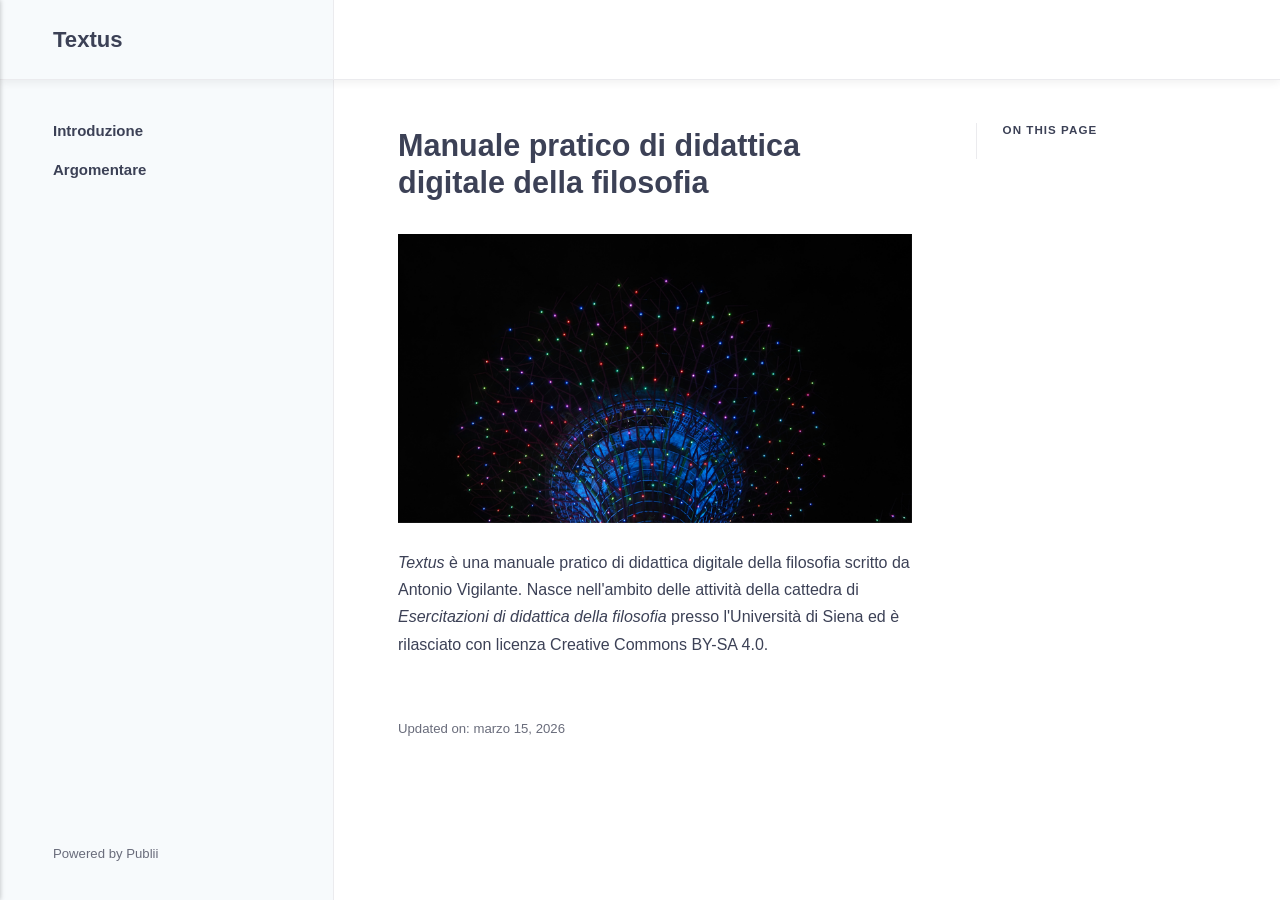
<file: index.html>
<!DOCTYPE html><html lang="it"><head><meta charset="utf-8"><meta http-equiv="X-UA-Compatible" content="IE=edge"><meta name="viewport" content="width=device-width,initial-scale=1"><title>Textus</title><meta name="generator" content="Publii Open-Source CMS for Static Site"><link rel="canonical" href="https://antonio-vigilante.github.io/textus/"><link rel="alternate" type="application/atom+xml" href="https://antonio-vigilante.github.io/textus/feed.xml" title="Textus - RSS"><link rel="alternate" type="application/json" href="https://antonio-vigilante.github.io/textus/feed.json" title="Textus - JSON"><meta property="og:title" content="Textus"><meta property="og:site_name" content="Textus"><meta property="og:description" content=""><meta property="og:url" content="https://antonio-vigilante.github.io/textus/"><meta property="og:type" content="website"><link rel="stylesheet" href="https://antonio-vigilante.github.io/textus/assets/css/style.css?v=32e7e2cd526656423cc8a153b9f1fbd8"><link rel="stylesheet" href="https://antonio-vigilante.github.io/textus/assets/css/prism-dark.css?v=4cc85e12ca94c0614c9359a37eb69a0c"><script type="application/ld+json">{"@context":"http://schema.org","@type":"Organization","name":"Textus","url":"https://antonio-vigilante.github.io/textus/"}</script><noscript><style>img[loading] {
                    opacity: 1;
                }</style></noscript></head><body><header class="top"><div class="top__logo"><a class="logo" href="https://antonio-vigilante.github.io/textus/">Textus</a></div><div class="top__search search"><div class="search__overlay js-search-overlay"><div class="search__overlay-inner"><svg class="search__icon" role="presentation" height="17" width="17"><use xlink:href="https://antonio-vigilante.github.io/textus/assets/svg/svg-map.svg#search"/></svg> <button class="search__close js-search-close" aria-label="Close">Close</button></div></div><button class="search__trigger js-search-btn" aria-label="Search"><span>Search</span> <svg role="presentation" focusable="false" height="17" width="17"><use xlink:href="https://antonio-vigilante.github.io/textus/assets/svg/svg-map.svg#search"/></svg></button></div><button class="navbar__toggle" aria-label="Menu" aria-haspopup="true" aria-expanded="false"><span class="navbar__toggle-box"><span class="navbar__toggle-inner">Menu</span></span></button></header><main class="main"><div class="main__left"><div class="main__left-inner"><div class="main__left-content"><article class="post post--on-frontpage"><header><h1 class="post__title">Manuale pratico di didattica digitale della filosofia</h1></header><div class="post__entry"><figure class="post__image"><img loading="lazy" src="https://antonio-vigilante.github.io/textus/media/posts/3/textus-2.png" alt="" width="9036" height="5083" sizes="(max-width: 768px) 100vw, 768px" srcset="https://antonio-vigilante.github.io/textus/media/posts/3/responsive/textus-2-xs.png 300w, https://antonio-vigilante.github.io/textus/media/posts/3/responsive/textus-2-sm.png 480w, https://antonio-vigilante.github.io/textus/media/posts/3/responsive/textus-2-md.png 768w"></figure><p><em>Textus</em> è una manuale pratico di didattica digitale della filosofia scritto da Antonio Vigilante. Nasce nell'ambito delle attività della cattedra di <em>Esercitazioni di didattica della filosofia</em> presso l'Università di Siena ed è rilasciato con licenza Creative Commons BY-SA 4.0.</p></div><footer><div class="post__footer-top"><div class="post__meta"><span>Updated on: <time datetime="2026-03-15T19:16">marzo 15, 2026</time></span></div><div class="post__share"><button class="post__share-button js-post__share-button" aria-label="Share"><svg><use xlink:href="https://antonio-vigilante.github.io/textus/assets/svg/svg-map.svg#share"></use></svg></button><div class="post__share-popup js-post__share-popup"></div></div></div></footer></article></div><aside class="main__left-aside"><div class="main__left-aside__inner"><h3>On this page</h3><nav class="aside-toc" id="aside-toc"></nav></div></aside></div></div><div class="main__right"><div class="main__right-inner"><nav class="navbar"><ul class="navbar__menu"><li><a href="https://antonio-vigilante.github.io/textus/introduzione.html" target="_self">Introduzione</a></li><li><span class="is-separator">Argomentare</span></li></ul></nav><div class="footer main__right-footer"><div class="footer__copy">Powered by Publii</div></div></div></div></main><footer class="footer"><div class="footer__wrap"><div class="footer__inner"><div class="footer__copy">Powered by Publii</div></div></div></footer><div class="newsletter-popup" data-show-on-scroll="800px" data-show-after-time="5000ms"><button class="btn white newsletter-popup__close">&times;</button><h3>Subscribe</h3><p>Get the latest news, updates and more delivered directly to your email inbox</p><form>...</form></div><script>window.publiiThemeMenuConfig = {    
        mobileMenuMode: 'sidebar',        
        submenuWidth: 300,        
        mobileMenuExpandableSubmenus: true,
        isHoverMenu: false,
        ariaButtonAttribute: 'aria-expanded',
   };</script><script src="https://antonio-vigilante.github.io/textus/assets/js/html-contents.min.js?v=169077c370ab8ca62b029845f80f7fd5" defer="defer"></script><script>document.addEventListener("DOMContentLoaded", function(event) {
                  htmlContents('#aside-toc', {
                     area: '.post__entry',
                     top: 2,
                     bottom: 3,
                     listType: 'o',
                     filter: function(arr) {
                        return !arr.matches('.noOutline')
                     },
                     addIds: true,
                     addLinks: true
                  });

                  setTimeout(function() {
                     handleActiveClass('#aside-toc');
                  }, 0);
            })</script><script defer="defer" src="https://antonio-vigilante.github.io/textus/assets/js/scripts.min.js?v=2633843d0ec7bc1192485f15a75eb96d"></script><script>var images = document.querySelectorAll('img[loading]');

        for (var i = 0; i < images.length; i++) {
            if (images[i].complete) {
                images[i].classList.add('is-loaded');
            } else {
                images[i].addEventListener('load', function () {
                    this.classList.add('is-loaded');
                }, false);
            }
        }</script><script defer="defer" src="https://antonio-vigilante.github.io/textus/assets/js/prism.js?v=da467e98f91ee9475ec150dd0ff1c74e"></script><script defer="defer" src="https://antonio-vigilante.github.io/textus/assets/js/prism-line-numbers.min.js?v=13275d3ac10d7028cf6a6f5da276f68c"></script><script defer="defer" src="https://antonio-vigilante.github.io/textus/assets/js/clipboard.min.js?v=15f52a1ee547f2bdd46e56747332ca2d"></script><script defer="defer" src="https://antonio-vigilante.github.io/textus/assets/js/prism-copy-to-clipboard.min.js?v=57b50bd6f44169b9bab177133c984653"></script></body></html>
</file>
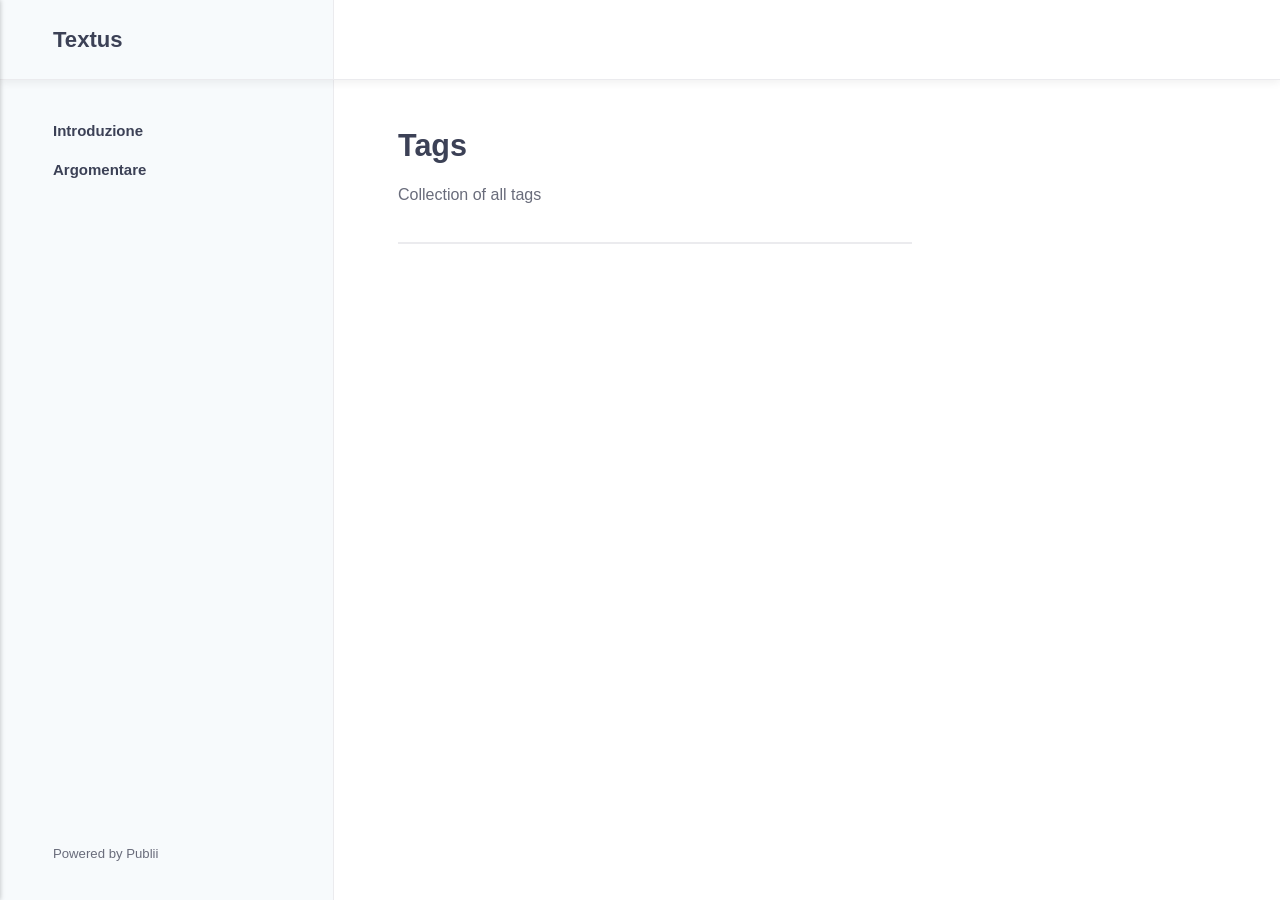
<file: tags/index.html>
<!DOCTYPE html><html lang="it"><head><meta charset="utf-8"><meta http-equiv="X-UA-Compatible" content="IE=edge"><meta name="viewport" content="width=device-width,initial-scale=1"><title>All tags - Textus</title><meta name="robots" content="noindex, follow"><meta name="generator" content="Publii Open-Source CMS for Static Site"><link rel="alternate" type="application/atom+xml" href="https://antonio-vigilante.github.io/textus/feed.xml" title="Textus - RSS"><link rel="alternate" type="application/json" href="https://antonio-vigilante.github.io/textus/feed.json" title="Textus - JSON"><meta property="og:title" content="Textus"><meta property="og:site_name" content="Textus"><meta property="og:description" content=""><meta property="og:url" content="https://antonio-vigilante.github.io/textus/tags/"><meta property="og:type" content="website"><link rel="stylesheet" href="https://antonio-vigilante.github.io/textus/assets/css/style.css?v=32e7e2cd526656423cc8a153b9f1fbd8"><link rel="stylesheet" href="https://antonio-vigilante.github.io/textus/assets/css/prism-dark.css?v=4cc85e12ca94c0614c9359a37eb69a0c"><script type="application/ld+json">{"@context":"http://schema.org","@type":"Organization","name":"Textus","url":"https://antonio-vigilante.github.io/textus/"}</script><noscript><style>img[loading] {
                    opacity: 1;
                }</style></noscript></head><body><header class="top"><div class="top__logo"><a class="logo" href="https://antonio-vigilante.github.io/textus/">Textus</a></div><div class="top__search search"><div class="search__overlay js-search-overlay"><div class="search__overlay-inner"><svg class="search__icon" role="presentation" height="17" width="17"><use xlink:href="https://antonio-vigilante.github.io/textus/assets/svg/svg-map.svg#search"/></svg> <button class="search__close js-search-close" aria-label="Close">Close</button></div></div><button class="search__trigger js-search-btn" aria-label="Search"><span>Search</span> <svg role="presentation" focusable="false" height="17" width="17"><use xlink:href="https://antonio-vigilante.github.io/textus/assets/svg/svg-map.svg#search"/></svg></button></div><button class="navbar__toggle" aria-label="Menu" aria-haspopup="true" aria-expanded="false"><span class="navbar__toggle-box"><span class="navbar__toggle-inner">Menu</span></span></button></header><main class="main page page--tags"><div class="main__left"><div class="main__left-inner"><div class="main__left-content"><article><header class="page__header"><h1 class="page__title">Tags</h1><p class="page__desc">Collection of all tags</p></header><ul class="list"></ul></article></div></div></div><div class="main__right"><div class="main__right-inner"><nav class="navbar"><ul class="navbar__menu"><li><a href="https://antonio-vigilante.github.io/textus/introduzione.html" target="_self">Introduzione</a></li><li><span class="is-separator">Argomentare</span></li></ul></nav><div class="footer main__right-footer"><div class="footer__copy">Powered by Publii</div></div></div></div></main><footer class="footer"><div class="footer__wrap"><div class="footer__inner"><div class="footer__copy">Powered by Publii</div></div></div></footer><div class="newsletter-popup" data-show-on-scroll="800px" data-show-after-time="5000ms"><button class="btn white newsletter-popup__close">&times;</button><h3>Subscribe</h3><p>Get the latest news, updates and more delivered directly to your email inbox</p><form>...</form></div><script>window.publiiThemeMenuConfig = {    
        mobileMenuMode: 'sidebar',        
        submenuWidth: 300,        
        mobileMenuExpandableSubmenus: true,
        isHoverMenu: false,
        ariaButtonAttribute: 'aria-expanded',
   };</script><script defer="defer" src="https://antonio-vigilante.github.io/textus/assets/js/scripts.min.js?v=2633843d0ec7bc1192485f15a75eb96d"></script><script>var images = document.querySelectorAll('img[loading]');

        for (var i = 0; i < images.length; i++) {
            if (images[i].complete) {
                images[i].classList.add('is-loaded');
            } else {
                images[i].addEventListener('load', function () {
                    this.classList.add('is-loaded');
                }, false);
            }
        }</script><script defer="defer" src="https://antonio-vigilante.github.io/textus/assets/js/prism.js?v=da467e98f91ee9475ec150dd0ff1c74e"></script><script defer="defer" src="https://antonio-vigilante.github.io/textus/assets/js/prism-line-numbers.min.js?v=13275d3ac10d7028cf6a6f5da276f68c"></script><script defer="defer" src="https://antonio-vigilante.github.io/textus/assets/js/clipboard.min.js?v=15f52a1ee547f2bdd46e56747332ca2d"></script><script defer="defer" src="https://antonio-vigilante.github.io/textus/assets/js/prism-copy-to-clipboard.min.js?v=57b50bd6f44169b9bab177133c984653"></script></body></html>
</file>
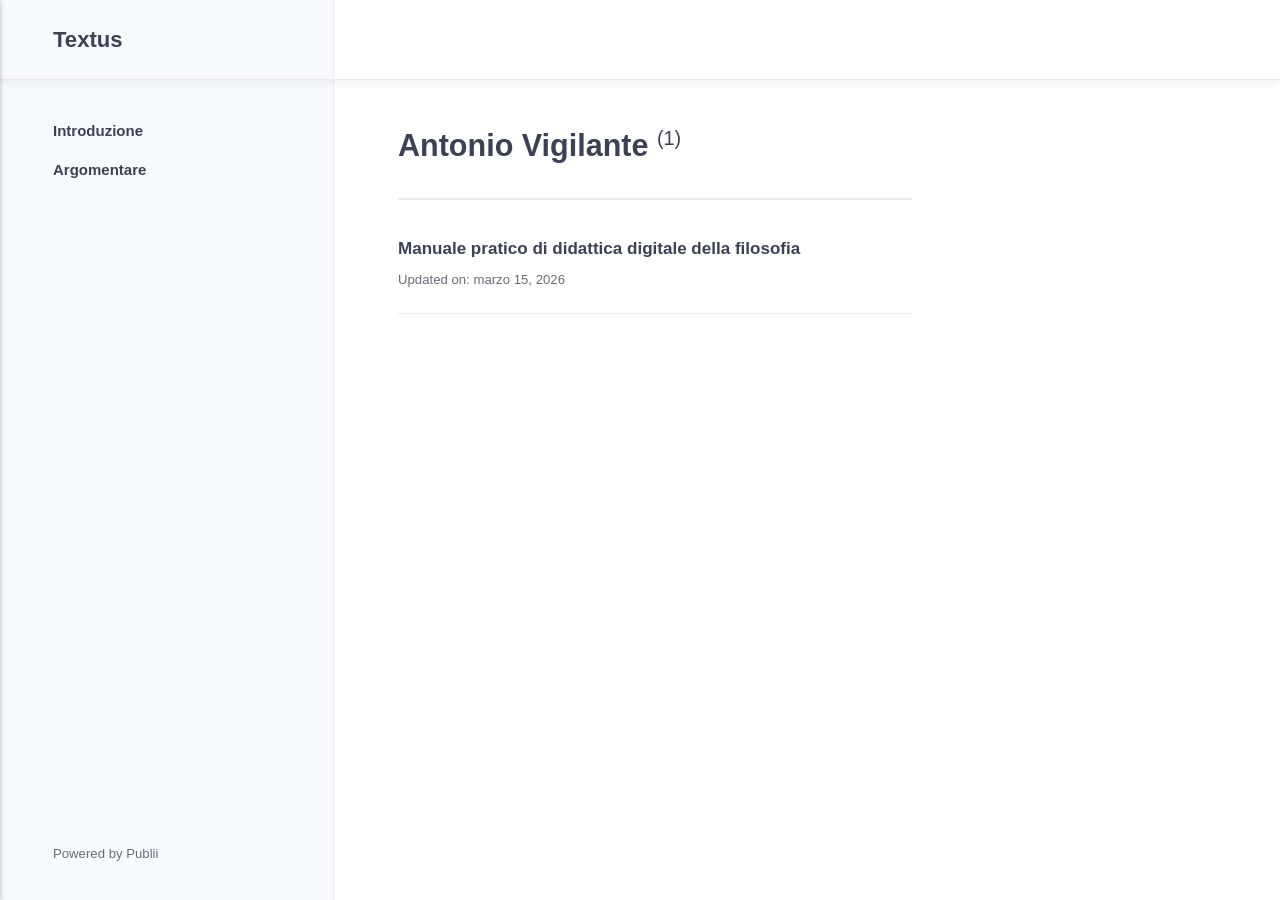
<file: authors/antonio-vigilante/index.html>
<!DOCTYPE html><html lang="it"><head><meta charset="utf-8"><meta http-equiv="X-UA-Compatible" content="IE=edge"><meta name="viewport" content="width=device-width,initial-scale=1"><title>Author: Antonio Vigilante - Textus</title><meta name="robots" content="noindex, follow"><meta name="generator" content="Publii Open-Source CMS for Static Site"><link rel="alternate" type="application/atom+xml" href="https://antonio-vigilante.github.io/textus/feed.xml" title="Textus - RSS"><link rel="alternate" type="application/json" href="https://antonio-vigilante.github.io/textus/feed.json" title="Textus - JSON"><meta property="og:title" content="Antonio Vigilante"><meta property="og:site_name" content="Textus"><meta property="og:description" content=""><meta property="og:url" content="https://antonio-vigilante.github.io/textus/authors/antonio-vigilante/"><meta property="og:type" content="website"><link rel="stylesheet" href="https://antonio-vigilante.github.io/textus/assets/css/style.css?v=32e7e2cd526656423cc8a153b9f1fbd8"><link rel="stylesheet" href="https://antonio-vigilante.github.io/textus/assets/css/prism-dark.css?v=4cc85e12ca94c0614c9359a37eb69a0c"><script type="application/ld+json">{"@context":"http://schema.org","@type":"Organization","name":"Textus","url":"https://antonio-vigilante.github.io/textus/"}</script><noscript><style>img[loading] {
                    opacity: 1;
                }</style></noscript></head><body><header class="top"><div class="top__logo"><a class="logo" href="https://antonio-vigilante.github.io/textus/">Textus</a></div><div class="top__search search"><div class="search__overlay js-search-overlay"><div class="search__overlay-inner"><svg class="search__icon" role="presentation" height="17" width="17"><use xlink:href="https://antonio-vigilante.github.io/textus/assets/svg/svg-map.svg#search"/></svg> <button class="search__close js-search-close" aria-label="Close">Close</button></div></div><button class="search__trigger js-search-btn" aria-label="Search"><span>Search</span> <svg role="presentation" focusable="false" height="17" width="17"><use xlink:href="https://antonio-vigilante.github.io/textus/assets/svg/svg-map.svg#search"/></svg></button></div><button class="navbar__toggle" aria-label="Menu" aria-haspopup="true" aria-expanded="false"><span class="navbar__toggle-box"><span class="navbar__toggle-inner">Menu</span></span></button></header><main class="main page page--author"><div class="main__left"><div class="main__left-inner"><div class="main__left-content"><article><header class="page__header page--author__header"><div><h1 class="page__title">Antonio Vigilante <sup>(1)</sup></h1></div></header><ul class="list"><li class="list__item list__item--thin"><h3 class="list__item-title"><a href="https://antonio-vigilante.github.io/textus/_cover-2.html" class="invert">Manuale pratico di didattica digitale della filosofia</a></h3><div class="list__item-meta"><span>Updated on: <time datetime="2026-03-15T19:16">marzo 15, 2026</time></span></div></li></ul></article></div></div></div><div class="main__right"><div class="main__right-inner"><nav class="navbar"><ul class="navbar__menu"><li><a href="https://antonio-vigilante.github.io/textus/introduzione.html" target="_self">Introduzione</a></li><li><span class="is-separator">Argomentare</span></li></ul></nav><div class="footer main__right-footer"><div class="footer__copy">Powered by Publii</div></div></div></div></main><footer class="footer"><div class="footer__wrap"><div class="footer__inner"><div class="footer__copy">Powered by Publii</div></div></div></footer><div class="newsletter-popup" data-show-on-scroll="800px" data-show-after-time="5000ms"><button class="btn white newsletter-popup__close">&times;</button><h3>Subscribe</h3><p>Get the latest news, updates and more delivered directly to your email inbox</p><form>...</form></div><script>window.publiiThemeMenuConfig = {    
        mobileMenuMode: 'sidebar',        
        submenuWidth: 300,        
        mobileMenuExpandableSubmenus: true,
        isHoverMenu: false,
        ariaButtonAttribute: 'aria-expanded',
   };</script><script defer="defer" src="https://antonio-vigilante.github.io/textus/assets/js/scripts.min.js?v=2633843d0ec7bc1192485f15a75eb96d"></script><script>var images = document.querySelectorAll('img[loading]');

        for (var i = 0; i < images.length; i++) {
            if (images[i].complete) {
                images[i].classList.add('is-loaded');
            } else {
                images[i].addEventListener('load', function () {
                    this.classList.add('is-loaded');
                }, false);
            }
        }</script><script defer="defer" src="https://antonio-vigilante.github.io/textus/assets/js/prism.js?v=da467e98f91ee9475ec150dd0ff1c74e"></script><script defer="defer" src="https://antonio-vigilante.github.io/textus/assets/js/prism-line-numbers.min.js?v=13275d3ac10d7028cf6a6f5da276f68c"></script><script defer="defer" src="https://antonio-vigilante.github.io/textus/assets/js/clipboard.min.js?v=15f52a1ee547f2bdd46e56747332ca2d"></script><script defer="defer" src="https://antonio-vigilante.github.io/textus/assets/js/prism-copy-to-clipboard.min.js?v=57b50bd6f44169b9bab177133c984653"></script></body></html>
</file>
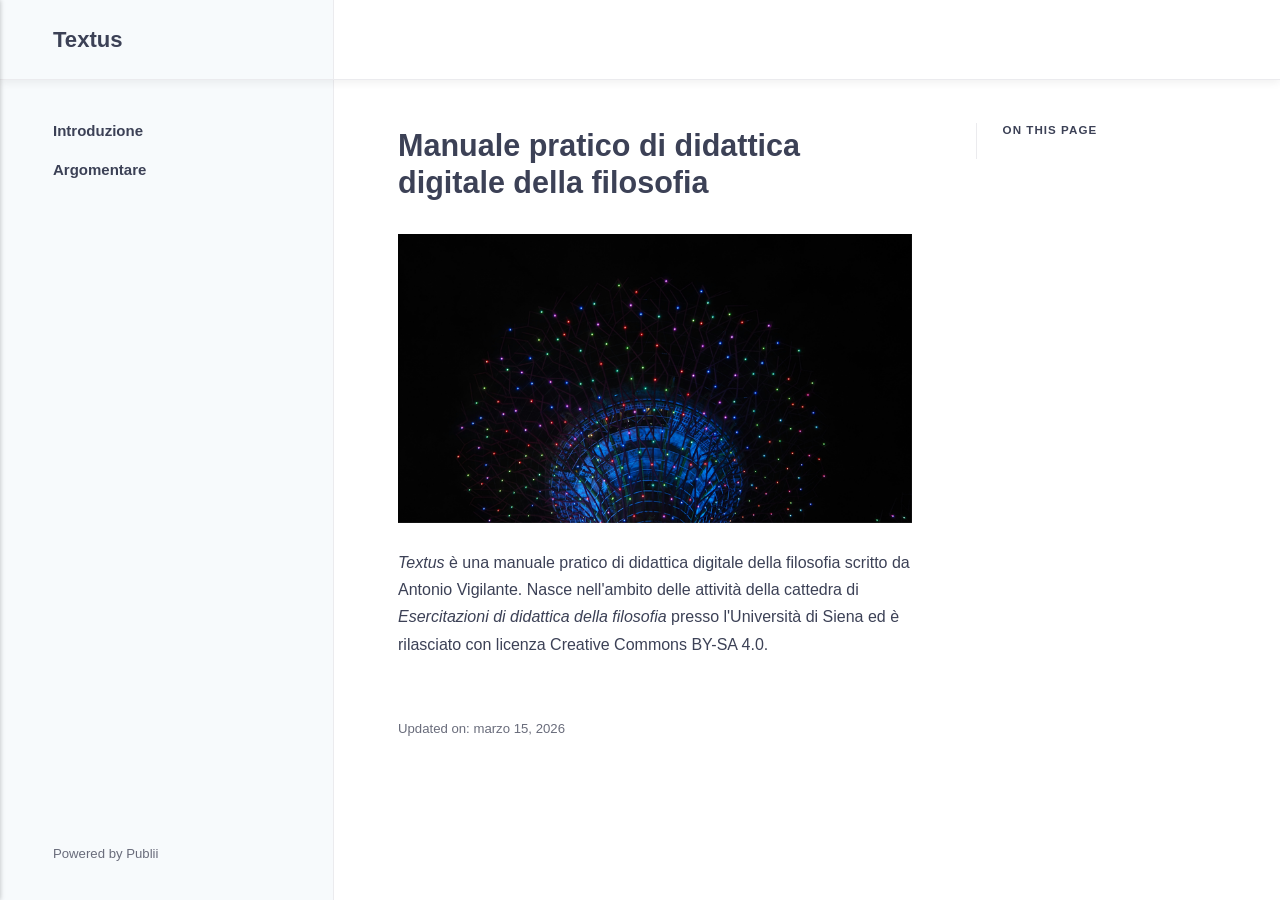
<file: _cover-2.html>
<!DOCTYPE html><html lang="it"><head><meta charset="utf-8"><meta http-equiv="X-UA-Compatible" content="IE=edge"><meta name="viewport" content="width=device-width,initial-scale=1"><title>Manuale pratico di didattica digitale della filosofia - Textus</title><meta name="description" content="Textus è una manuale pratico di didattica digitale della filosofia scritto da Antonio Vigilante. Nasce nell'ambito delle attività della cattedra di Esercitazioni di didattica della&hellip;"><meta name="generator" content="Publii Open-Source CMS for Static Site"><link rel="canonical" href="https://antonio-vigilante.github.io/textus/_cover-2.html"><link rel="alternate" type="application/atom+xml" href="https://antonio-vigilante.github.io/textus/feed.xml" title="Textus - RSS"><link rel="alternate" type="application/json" href="https://antonio-vigilante.github.io/textus/feed.json" title="Textus - JSON"><meta property="og:title" content="Manuale pratico di didattica digitale della filosofia"><meta property="og:site_name" content="Textus"><meta property="og:description" content="Textus è una manuale pratico di didattica digitale della filosofia scritto da Antonio Vigilante. Nasce nell'ambito delle attività della cattedra di Esercitazioni di didattica della&hellip;"><meta property="og:url" content="https://antonio-vigilante.github.io/textus/_cover-2.html"><meta property="og:type" content="article"><link rel="stylesheet" href="https://antonio-vigilante.github.io/textus/assets/css/style.css?v=32e7e2cd526656423cc8a153b9f1fbd8"><link rel="stylesheet" href="https://antonio-vigilante.github.io/textus/assets/css/prism-dark.css?v=4cc85e12ca94c0614c9359a37eb69a0c"><script type="application/ld+json">{"@context":"http://schema.org","@type":"Article","mainEntityOfPage":{"@type":"WebPage","@id":"https://antonio-vigilante.github.io/textus/_cover-2.html"},"headline":"Manuale pratico di didattica digitale della filosofia","datePublished":"2026-03-15T19:00+01:00","dateModified":"2026-03-15T19:16+01:00","description":"Textus è una manuale pratico di didattica digitale della filosofia scritto da Antonio Vigilante. Nasce nell'ambito delle attività della cattedra di Esercitazioni di didattica della&hellip;","author":{"@type":"Person","name":"Antonio Vigilante","url":"https://antonio-vigilante.github.io/textus/authors/antonio-vigilante/"},"publisher":{"@type":"Organization","name":"Antonio Vigilante"}}</script><noscript><style>img[loading] {
                    opacity: 1;
                }</style></noscript></head><body><header class="top"><div class="top__logo"><a class="logo" href="https://antonio-vigilante.github.io/textus/">Textus</a></div><div class="top__search search"><div class="search__overlay js-search-overlay"><div class="search__overlay-inner"><svg class="search__icon" role="presentation" height="17" width="17"><use xlink:href="https://antonio-vigilante.github.io/textus/assets/svg/svg-map.svg#search"/></svg> <button class="search__close js-search-close" aria-label="Close">Close</button></div></div><button class="search__trigger js-search-btn" aria-label="Search"><span>Search</span> <svg role="presentation" focusable="false" height="17" width="17"><use xlink:href="https://antonio-vigilante.github.io/textus/assets/svg/svg-map.svg#search"/></svg></button></div><button class="navbar__toggle" aria-label="Menu" aria-haspopup="true" aria-expanded="false"><span class="navbar__toggle-box"><span class="navbar__toggle-inner">Menu</span></span></button></header><main class="main"><div class="main__left"><div class="main__left-inner"><div class="main__left-content"><article class="post"><header><h1 class="post__title">Manuale pratico di didattica digitale della filosofia</h1></header><div class="post__entry"><figure class="post__image"><img loading="lazy" src="https://antonio-vigilante.github.io/textus/media/posts/3/textus-2.png" alt="" width="9036" height="5083" sizes="(max-width: 768px) 100vw, 768px" srcset="https://antonio-vigilante.github.io/textus/media/posts/3/responsive/textus-2-xs.png 300w, https://antonio-vigilante.github.io/textus/media/posts/3/responsive/textus-2-sm.png 480w, https://antonio-vigilante.github.io/textus/media/posts/3/responsive/textus-2-md.png 768w"></figure><p><em>Textus</em> è una manuale pratico di didattica digitale della filosofia scritto da Antonio Vigilante. Nasce nell'ambito delle attività della cattedra di <em>Esercitazioni di didattica della filosofia</em> presso l'Università di Siena ed è rilasciato con licenza Creative Commons BY-SA 4.0.</p></div><footer><div class="post__footer-top"><div class="post__meta"><span>Updated on: <time datetime="2026-03-15T19:16">marzo 15, 2026</time></span></div><div class="post__share"><button class="post__share-button js-post__share-button" aria-label="Share"><svg><use xlink:href="https://antonio-vigilante.github.io/textus/assets/svg/svg-map.svg#share"></use></svg></button><div class="post__share-popup js-post__share-popup"></div></div></div></footer></article></div><aside class="main__left-aside"><div class="main__left-aside__inner"><h3>On this page</h3><nav class="aside-toc" id="aside-toc"></nav></div></aside></div></div><div class="main__right"><div class="main__right-inner"><nav class="navbar"><ul class="navbar__menu"><li><a href="https://antonio-vigilante.github.io/textus/introduzione.html" target="_self">Introduzione</a></li><li><span class="is-separator">Argomentare</span></li></ul></nav><div class="footer main__right-footer"><div class="footer__copy">Powered by Publii</div></div></div></div></main><footer class="footer"><div class="footer__wrap"><div class="footer__inner"><div class="footer__copy">Powered by Publii</div></div></div></footer><div class="post__progress" id="js-post__progress" aria-hidden="true"></div><div class="newsletter-popup" data-show-on-scroll="800px" data-show-after-time="5000ms"><button class="btn white newsletter-popup__close">&times;</button><h3>Subscribe</h3><p>Get the latest news, updates and more delivered directly to your email inbox</p><form>...</form></div><script>window.publiiThemeMenuConfig = {    
        mobileMenuMode: 'sidebar',        
        submenuWidth: 300,        
        mobileMenuExpandableSubmenus: true,
        isHoverMenu: false,
        ariaButtonAttribute: 'aria-expanded',
   };</script><script src="https://antonio-vigilante.github.io/textus/assets/js/html-contents.min.js?v=169077c370ab8ca62b029845f80f7fd5" defer="defer"></script><script>document.addEventListener("DOMContentLoaded", function(event) {
            htmlContents('#aside-toc', {
                area: '.post__entry',
                top: 2,
                bottom: 3,
                listType: 'o',
                filter: function(arr) {
                    return !arr.matches('.noOutline')
                },
                addIds: true,
                addLinks: true
            });

            setTimeout(function() {
                handleActiveClass('#aside-toc');
            }, 0);
        })</script><script defer="defer" src="https://antonio-vigilante.github.io/textus/assets/js/scripts.min.js?v=2633843d0ec7bc1192485f15a75eb96d"></script><script>var images = document.querySelectorAll('img[loading]');

        for (var i = 0; i < images.length; i++) {
            if (images[i].complete) {
                images[i].classList.add('is-loaded');
            } else {
                images[i].addEventListener('load', function () {
                    this.classList.add('is-loaded');
                }, false);
            }
        }</script><script defer="defer" src="https://antonio-vigilante.github.io/textus/assets/js/prism.js?v=da467e98f91ee9475ec150dd0ff1c74e"></script><script defer="defer" src="https://antonio-vigilante.github.io/textus/assets/js/prism-line-numbers.min.js?v=13275d3ac10d7028cf6a6f5da276f68c"></script><script defer="defer" src="https://antonio-vigilante.github.io/textus/assets/js/clipboard.min.js?v=15f52a1ee547f2bdd46e56747332ca2d"></script><script defer="defer" src="https://antonio-vigilante.github.io/textus/assets/js/prism-copy-to-clipboard.min.js?v=57b50bd6f44169b9bab177133c984653"></script></body></html>
</file>
